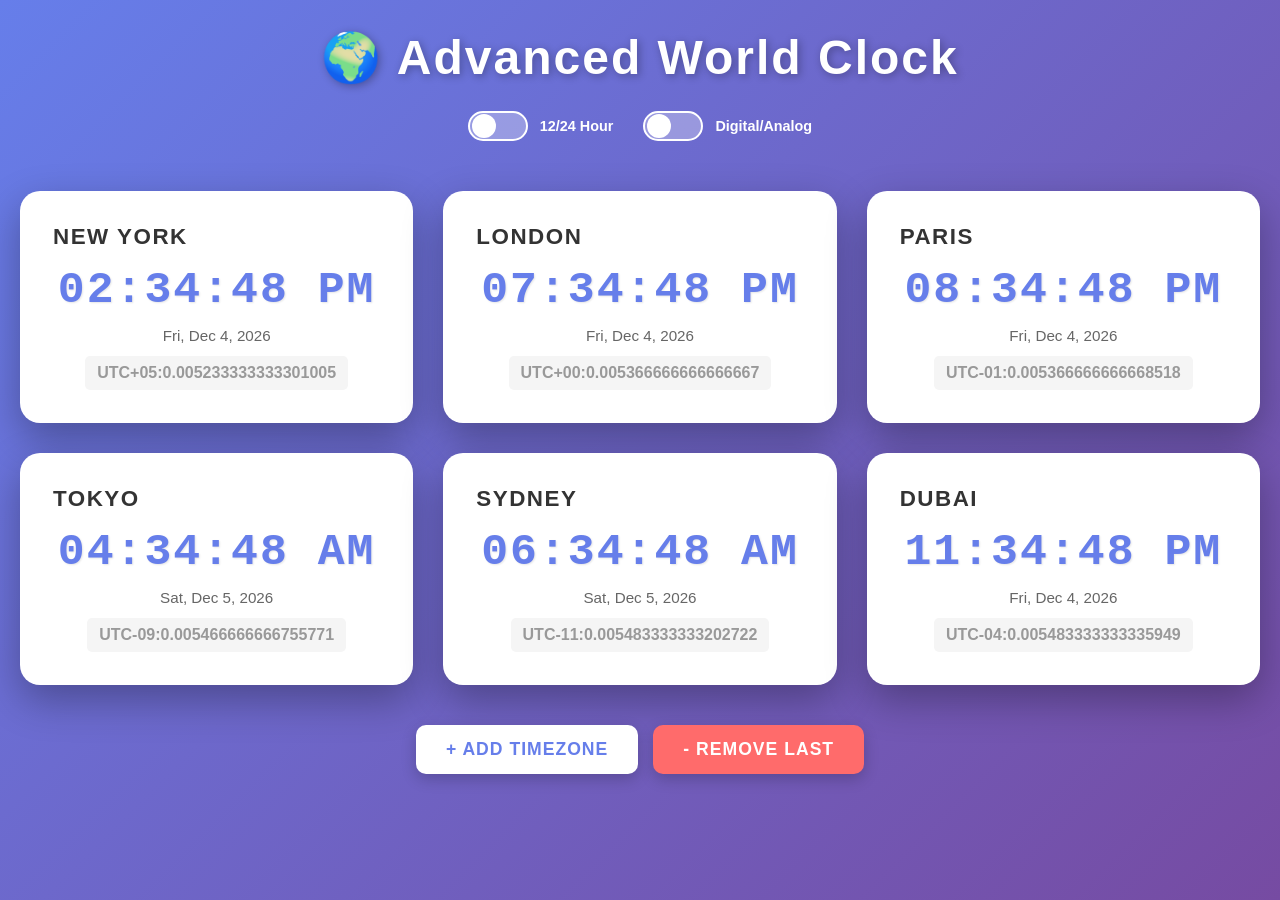
<file: advanced-clock/index.html>
<!DOCTYPE html>
<html lang="en">
<head>
    <meta charset="UTF-8">
    <meta name="viewport" content="width=device-width, initial-scale=1.0">
    <title>Advanced World Clock - Digital & Analog</title>
    <link rel="stylesheet" href="style.css">
</head>
<body>
    <div class="container">
        <div class="header">
            <h1>🌍 Advanced World Clock</h1>
            <div class="controls">
                <label class="toggle-switch">
                    <input type="checkbox" id="formatToggle" onchange="toggleTimeFormat()">
                    <span class="slider"></span>
                    <span class="label-text">12/24 Hour</span>
                </label>
                <label class="toggle-switch">
                    <input type="checkbox" id="viewToggle" onchange="toggleClockView()">
                    <span class="slider"></span>
                    <span class="label-text">Digital/Analog</span>
                </label>
            </div>
        </div>

        <div class="clocks-grid" id="clocksGrid"></div>

        <div class="timezone-section">
            <button class="btn btn-add" onclick="addCustomTimezone()">+ Add Timezone</button>
            <button class="btn btn-remove" onclick="removeLastTimezone()">- Remove Last</button>
        </div>
    </div>

    <script src="script.js"></script>
</body>
</html>
</file>
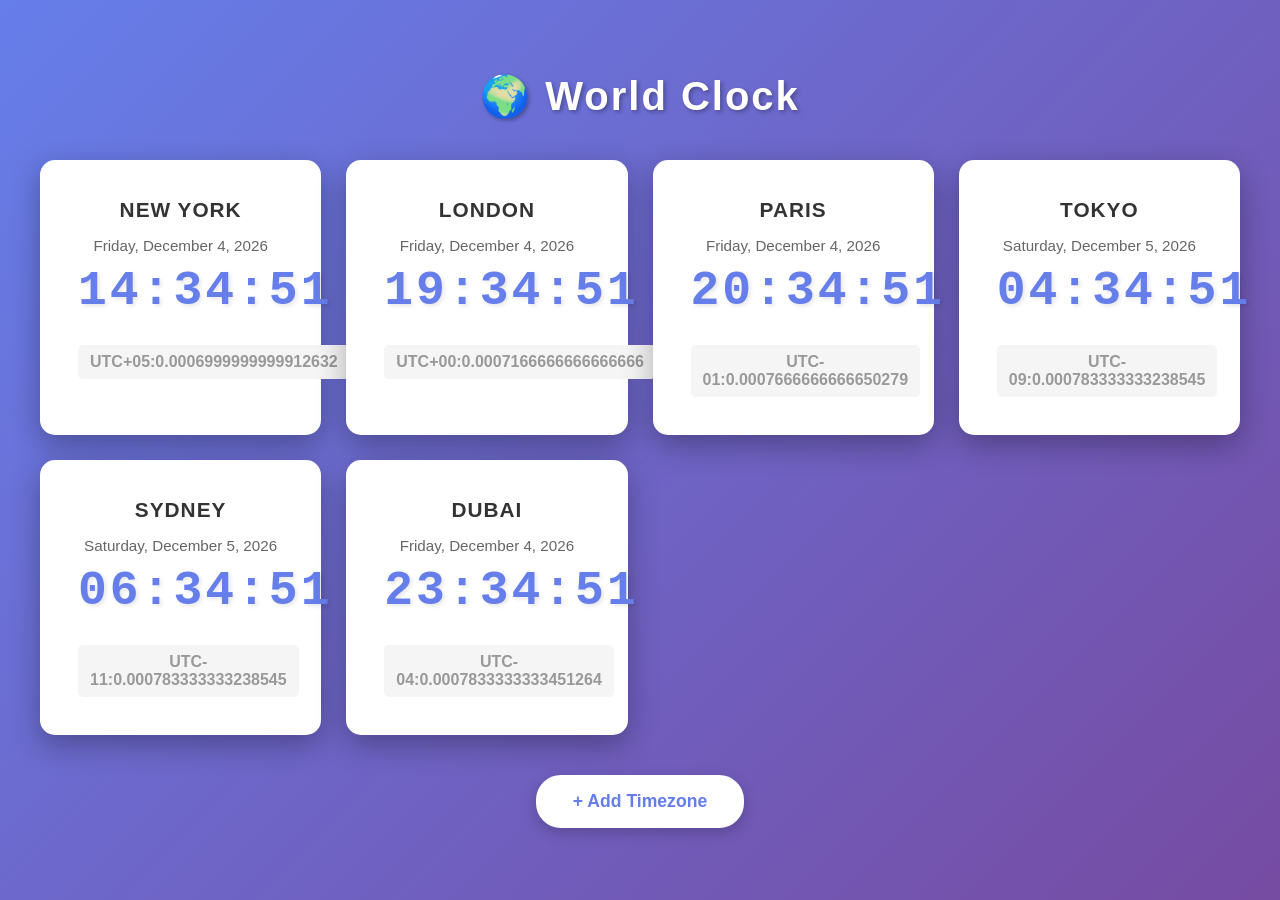
<file: clock/index.html>
<!DOCTYPE html>
<html lang="en">
<head>
    <meta charset="UTF-8">
    <meta name="viewport" content="width=device-width, initial-scale=1.0">
    <title>Digital Clock - Multiple Timezones</title>
    <link rel="stylesheet" href="style.css">
</head>
<body>
    <div class="container">
        <h1>🌍 World Clock</h1>
        <div class="clocks-grid" id="clocksGrid"></div>
        <div class="toggle-section">
            <button class="toggle-btn" onclick="addCustomTimezone()">+ Add Timezone</button>
        </div>
    </div>
    <script src="script.js"></script>
</body>
</html>
</file>
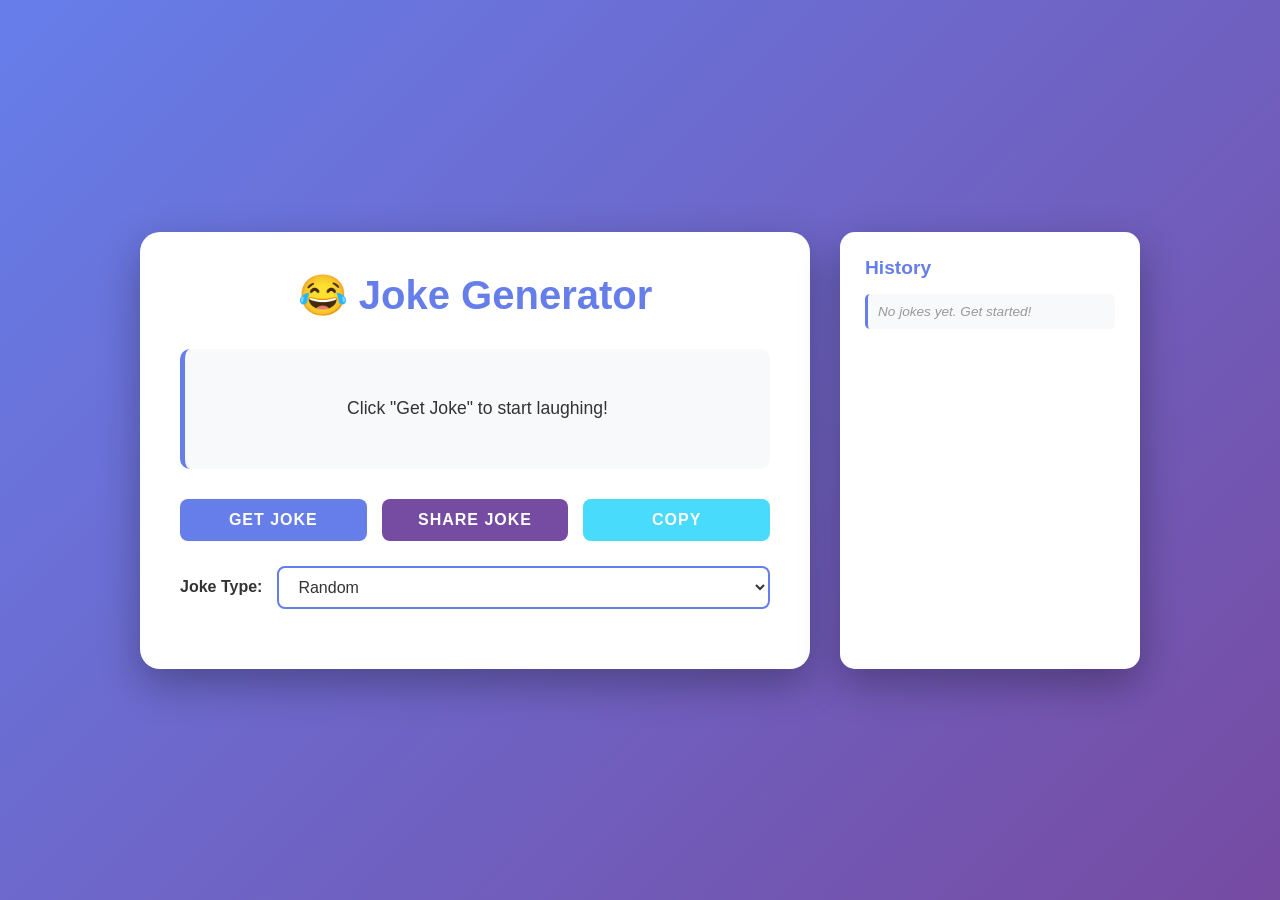
<file: joke-generator/index.html>
<!DOCTYPE html>
<html lang="en">
<head>
    <meta charset="UTF-8">
    <meta name="viewport" content="width=device-width, initial-scale=1.0">
    <title>Random Joke Generator</title>
    <link rel="stylesheet" href="style.css">
</head>
<body>
    <div class="container">
        <div class="joke-card">
            <h1>😂 Joke Generator</h1>
            <div class="joke-display" id="jokeDisplay">
                <p>Click "Get Joke" to start laughing!</p>
            </div>
            <div class="button-group">
                <button class="btn btn-primary" onclick="getJoke()">Get Joke</button>
                <button class="btn btn-secondary" onclick="shareJoke()">Share Joke</button>
                <button class="btn btn-tertiary" onclick="copyToClipboard()">Copy</button>
            </div>
            <div class="joke-type-selector">
                <label for="jokeType">Joke Type:</label>
                <select id="jokeType" onchange="updateJokeType()">
                    <option value="random">Random</option>
                    <option value="general">General</option>
                    <option value="programming">Programming</option>
                    <option value="knock-knock">Knock Knock</option>
                </select>
            </div>
            <div class="loading" id="loading" style="display:none;">
                <div class="spinner"></div>
                <p>Loading joke...</p>
            </div>
        </div>
        <div class="joke-history" id="jokeHistory">
            <h3>History</h3>
            <ul id="historyList"></ul>
        </div>
    </div>
    <script src="script.js"></script>
</body>
</html>
</file>
<file: advanced-clock/style.css>
* {
    margin: 0;
    padding: 0;
    box-sizing: border-box;
}

body {
    font-family: 'Segoe UI', Tahoma, Geneva, Verdana, sans-serif;
    background: linear-gradient(135deg, #667eea 0%, #764ba2 100%);
    min-height: 100vh;
    padding: 30px 20px;
}

.container {
    width: 100%;
    max-width: 1400px;
    margin: 0 auto;
}

.header {
    text-align: center;
    margin-bottom: 50px;
    color: white;
}

h1 {
    font-size: 3rem;
    margin-bottom: 25px;
    text-shadow: 2px 2px 8px rgba(0, 0, 0, 0.3);
    letter-spacing: 2px;
}

.controls {
    display: flex;
    gap: 30px;
    justify-content: center;
    flex-wrap: wrap;
}

.toggle-switch {
    display: flex;
    align-items: center;
    gap: 12px;
    cursor: pointer;
    user-select: none;
}

.toggle-switch input {
    display: none;
}

.slider {
    position: relative;
    width: 60px;
    height: 30px;
    background-color: rgba(255, 255, 255, 0.3);
    border-radius: 15px;
    transition: all 0.3s ease;
    border: 2px solid white;
}

.slider::after {
    content: '';
    position: absolute;
    width: 24px;
    height: 24px;
    left: 2px;
    top: 1px;
    background-color: white;
    border-radius: 50%;
    transition: all 0.3s ease;
}

.toggle-switch input:checked + .slider {
    background-color: #48dbfb;
}

.toggle-switch input:checked + .slider::after {
    left: 32px;
}

.label-text {
    color: white;
    font-weight: bold;
    font-size: 0.9rem;
}

.clocks-grid {
    display: grid;
    grid-template-columns: repeat(auto-fit, minmax(300px, 1fr));
    gap: 30px;
    margin-bottom: 40px;
}

.clock-card {
    background: white;
    border-radius: 20px;
    padding: 30px;
    box-shadow: 0 15px 40px rgba(0, 0, 0, 0.3);
    transition: all 0.3s ease;
    border: 3px solid transparent;
}

.clock-card:hover {
    transform: translateY(-10px);
    box-shadow: 0 25px 50px rgba(0, 0, 0, 0.4);
    border-color: #667eea;
}

.city-name {
    font-size: 1.4rem;
    font-weight: bold;
    color: #333;
    margin-bottom: 15px;
    text-transform: uppercase;
    letter-spacing: 1.5px;
}

/* Digital Clock Styles */
.digital-clock {
    display: flex;
    flex-direction: column;
    align-items: center;
    gap: 12px;
}

.time-display {
    font-size: 2.8rem;
    font-weight: bold;
    color: #667eea;
    font-family: 'Courier New', monospace;
    letter-spacing: 2px;
    text-shadow: 1px 1px 2px rgba(0, 0, 0, 0.1);
}

.date-display {
    font-size: 0.95rem;
    color: #666;
    font-weight: 500;
}

.timezone-offset {
    font-size: 1rem;
    color: #999;
    font-weight: 600;
    background: #f5f5f5;
    padding: 8px 12px;
    border-radius: 5px;
    display: inline-block;
}

/* Analog Clock Styles */
.analog-clock {
    display: flex;
    flex-direction: column;
    align-items: center;
    gap: 15px;
}

.clock-face {
    width: 200px;
    height: 200px;
    border-radius: 50%;
    background: white;
    border: 8px solid #667eea;
    position: relative;
    box-shadow: 0 0 20px rgba(102, 126, 234, 0.3), inset 0 0 20px rgba(0, 0, 0, 0.05);
}

.clock-face::before {
    content: '';
    position: absolute;
    width: 16px;
    height: 16px;
    background: #667eea;
    border-radius: 50%;
    top: 50%;
    left: 50%;
    transform: translate(-50%, -50%);
    z-index: 10;
}

.hand {
    position: absolute;
    bottom: 50%;
    left: 50%;
    transform-origin: bottom center;
    background: #333;
    border-radius: 10px;
}

.hour-hand {
    width: 6px;
    height: 60px;
    margin-left: -3px;
    background: #333;
}

.minute-hand {
    width: 4px;
    height: 80px;
    margin-left: -2px;
    background: #667eea;
}

.second-hand {
    width: 2px;
    height: 90px;
    margin-left: -1px;
    background: #ff6b6b;
}

.clock-numbers {
    position: absolute;
    width: 100%;
    height: 100%;
    border-radius: 50%;
}

.number {
    position: absolute;
    width: 100%;
    height: 100%;
    text-align: center;
    font-size: 14px;
    font-weight: bold;
    color: #333;
    display: flex;
    align-items: center;
    justify-content: center;
}

.analog-info {
    text-align: center;
    width: 100%;
}

.analog-date {
    font-size: 0.9rem;
    color: #666;
    font-weight: 500;
}

.analog-offset {
    font-size: 0.9rem;
    color: #999;
    font-weight: 600;
    background: #f5f5f5;
    padding: 6px 10px;
    border-radius: 5px;
    display: inline-block;
    margin-top: 8px;
}

/* Timezone Section */
.timezone-section {
    display: flex;
    gap: 15px;
    justify-content: center;
    flex-wrap: wrap;
    margin-top: 30px;
}

.btn {
    padding: 14px 30px;
    border: none;
    border-radius: 10px;
    font-size: 1.1rem;
    font-weight: bold;
    cursor: pointer;
    transition: all 0.3s ease;
    text-transform: uppercase;
    letter-spacing: 1px;
    box-shadow: 0 5px 15px rgba(0, 0, 0, 0.2);
}

.btn-add {
    background: white;
    color: #667eea;
}

.btn-add:hover {
    background: #667eea;
    color: white;
    transform: translateY(-3px);
    box-shadow: 0 8px 25px rgba(102, 126, 234, 0.4);
}

.btn-remove {
    background: #ff6b6b;
    color: white;
}

.btn-remove:hover {
    background: #ee5a52;
    transform: translateY(-3px);
    box-shadow: 0 8px 25px rgba(255, 107, 107, 0.4);
}

.btn:active {
    transform: translateY(0);
}

/* Responsive Design */
@media (max-width: 768px) {
    h1 {
        font-size: 2rem;
    }

    .clocks-grid {
        grid-template-columns: 1fr;
        gap: 20px;
    }

    .controls {
        gap: 20px;
    }

    .clock-face {
        width: 160px;
        height: 160px;
    }

    .time-display {
        font-size: 2rem;
    }

    .timezone-section {
        gap: 10px;
    }

    .btn {
        padding: 12px 20px;
        font-size: 0.9rem;
    }
}

@media (max-width: 480px) {
    h1 {
        font-size: 1.5rem;
    }

    .clock-card {
        padding: 20px;
    }

    .time-display {
        font-size: 1.8rem;
    }

    .clock-face {
        width: 140px;
        height: 140px;
    }
}
</file>
<file: clock/style.css>
* {
    margin: 0;
    padding: 0;
    box-sizing: border-box;
}

body {
    font-family: 'Segoe UI', Tahoma, Geneva, Verdana, sans-serif;
    background: linear-gradient(135deg, #667eea 0%, #764ba2 100%);
    min-height: 100vh;
    display: flex;
    align-items: center;
    justify-content: center;
    padding: 20px;
}

.container {
    width: 100%;
    max-width: 1200px;
}

h1 {
    text-align: center;
    color: white;
    margin-bottom: 40px;
    font-size: 2.5rem;
    text-shadow: 2px 2px 4px rgba(0, 0, 0, 0.3);
    letter-spacing: 2px;
}

.clocks-grid {
    display: grid;
    grid-template-columns: repeat(auto-fit, minmax(280px, 1fr));
    gap: 25px;
    margin-bottom: 30px;
}

.clock-card {
    background: white;
    border-radius: 15px;
    padding: 35px;
    box-shadow: 0 10px 30px rgba(0, 0, 0, 0.3);
    text-align: center;
    transition: all 0.3s ease;
    border: 3px solid transparent;
}

.clock-card:hover {
    transform: translateY(-8px);
    box-shadow: 0 20px 50px rgba(0, 0, 0, 0.4);
    border-color: #667eea;
}

.city-name {
    font-size: 1.3rem;
    font-weight: bold;
    color: #333;
    margin-bottom: 15px;
    text-transform: uppercase;
    letter-spacing: 1px;
}

.time-display {
    font-size: 3rem;
    font-weight: bold;
    color: #667eea;
    font-family: 'Courier New', monospace;
    margin-bottom: 15px;
    letter-spacing: 3px;
    text-shadow: 2px 2px 4px rgba(0, 0, 0, 0.1);
}

.date-display {
    font-size: 0.95rem;
    color: #666;
    margin-bottom: 10px;
    font-weight: 500;
}

.timezone-offset {
    font-size: 1rem;
    color: #999;
    margin-top: 12px;
    font-weight: 600;
    background: #f5f5f5;
    padding: 8px 12px;
    border-radius: 5px;
    display: inline-block;
}

.toggle-section {
    text-align: center;
    margin-top: 40px;
}

.toggle-btn {
    background: white;
    color: #667eea;
    border: 2px solid white;
    padding: 14px 35px;
    border-radius: 25px;
    font-size: 1.1rem;
    cursor: pointer;
    transition: all 0.3s ease;
    font-weight: bold;
    box-shadow: 0 5px 15px rgba(0, 0, 0, 0.2);
}

.toggle-btn:hover {
    background: #667eea;
    color: white;
    transform: translateY(-2px);
    box-shadow: 0 8px 20px rgba(0, 0, 0, 0.3);
}

.toggle-btn:active {
    transform: translateY(0);
}

@media (max-width: 768px) {
    h1 {
        font-size: 2rem;
    }
    
    .clocks-grid {
        grid-template-columns: 1fr;
        gap: 20px;
    }
    
    .time-display {
        font-size: 2.5rem;
        letter-spacing: 2px;
    }
    
    .clock-card {
        padding: 25px;
    }
}
</file>
<file: joke-generator/style.css>
* {
    margin: 0;
    padding: 0;
    box-sizing: border-box;
}

body {
    font-family: 'Segoe UI', Tahoma, Geneva, Verdana, sans-serif;
    background: linear-gradient(135deg, #667eea 0%, #764ba2 100%);
    min-height: 100vh;
    display: flex;
    align-items: center;
    justify-content: center;
    padding: 20px;
}

.container {
    display: grid;
    grid-template-columns: 1fr 300px;
    gap: 30px;
    width: 100%;
    max-width: 1000px;
}

.joke-card {
    background: white;
    border-radius: 20px;
    padding: 40px;
    box-shadow: 0 15px 40px rgba(0, 0, 0, 0.3);
}

h1 {
    color: #667eea;
    margin-bottom: 30px;
    text-align: center;
    font-size: 2.5rem;
}

.joke-display {
    background: #f8f9fa;
    border-left: 5px solid #667eea;
    padding: 25px;
    border-radius: 10px;
    margin-bottom: 30px;
    min-height: 120px;
    display: flex;
    align-items: center;
    justify-content: center;
}

.joke-display p {
    font-size: 1.1rem;
    color: #333;
    line-height: 1.6;
    word-wrap: break-word;
}

.button-group {
    display: grid;
    grid-template-columns: repeat(3, 1fr);
    gap: 15px;
    margin-bottom: 25px;
}

.btn {
    padding: 12px 20px;
    border: none;
    border-radius: 8px;
    font-size: 1rem;
    font-weight: bold;
    cursor: pointer;
    transition: all 0.3s ease;
    text-transform: uppercase;
    letter-spacing: 1px;
}

.btn-primary {
    background: #667eea;
    color: white;
}

.btn-primary:hover {
    background: #5568d3;
    transform: translateY(-2px);
    box-shadow: 0 8px 20px rgba(102, 126, 234, 0.4);
}

.btn-secondary {
    background: #764ba2;
    color: white;
}

.btn-secondary:hover {
    background: #673a89;
    transform: translateY(-2px);
    box-shadow: 0 8px 20px rgba(118, 75, 162, 0.4);
}

.btn-tertiary {
    background: #48dbfb;
    color: white;
}

.btn-tertiary:hover {
    background: #36c5d5;
    transform: translateY(-2px);
    box-shadow: 0 8px 20px rgba(72, 219, 251, 0.4);
}

.btn:active {
    transform: translateY(0);
}

.btn:disabled {
    opacity: 0.5;
    cursor: not-allowed;
}

.joke-type-selector {
    display: flex;
    align-items: center;
    gap: 15px;
    margin-bottom: 20px;
}

.joke-type-selector label {
    font-weight: bold;
    color: #333;
    font-size: 1rem;
}

.joke-type-selector select {
    flex: 1;
    padding: 10px 15px;
    border: 2px solid #667eea;
    border-radius: 8px;
    font-size: 1rem;
    cursor: pointer;
    background: white;
    color: #333;
    transition: all 0.3s ease;
}

.joke-type-selector select:hover {
    border-color: #764ba2;
}

.joke-type-selector select:focus {
    outline: none;
    border-color: #667eea;
    box-shadow: 0 0 0 3px rgba(102, 126, 234, 0.1);
}

.loading {
    text-align: center;
    padding: 30px;
}

.spinner {
    border: 4px solid #f3f3f3;
    border-top: 4px solid #667eea;
    border-radius: 50%;
    width: 40px;
    height: 40px;
    animation: spin 1s linear infinite;
    margin: 0 auto 15px;
}

@keyframes spin {
    0% { transform: rotate(0deg); }
    100% { transform: rotate(360deg); }
}

.loading p {
    color: #667eea;
    font-weight: bold;
}

.joke-history {
    background: white;
    border-radius: 15px;
    padding: 25px;
    box-shadow: 0 15px 40px rgba(0, 0, 0, 0.3);
    max-height: 500px;
    overflow-y: auto;
}

.joke-history h3 {
    color: #667eea;
    margin-bottom: 15px;
    font-size: 1.2rem;
}

.joke-history ul {
    list-style: none;
}

.joke-history li {
    padding: 10px;
    margin-bottom: 8px;
    background: #f8f9fa;
    border-left: 3px solid #667eea;
    border-radius: 5px;
    font-size: 0.85rem;
    color: #555;
    cursor: pointer;
    transition: all 0.3s ease;
    word-break: break-word;
}

.joke-history li:hover {
    background: #e8eaf6;
    transform: translateX(5px);
}

.joke-history li.empty {
    color: #999;
    font-style: italic;
    cursor: default;
}

.joke-history li.empty:hover {
    transform: none;
    background: #f8f9fa;
}

@media (max-width: 768px) {
    .container {
        grid-template-columns: 1fr;
    }

    h1 {
        font-size: 2rem;
    }

    .button-group {
        grid-template-columns: 1fr;
    }

    .joke-card {
        padding: 25px;
    }

    .joke-history {
        max-height: 300px;
    }
}
</file>
